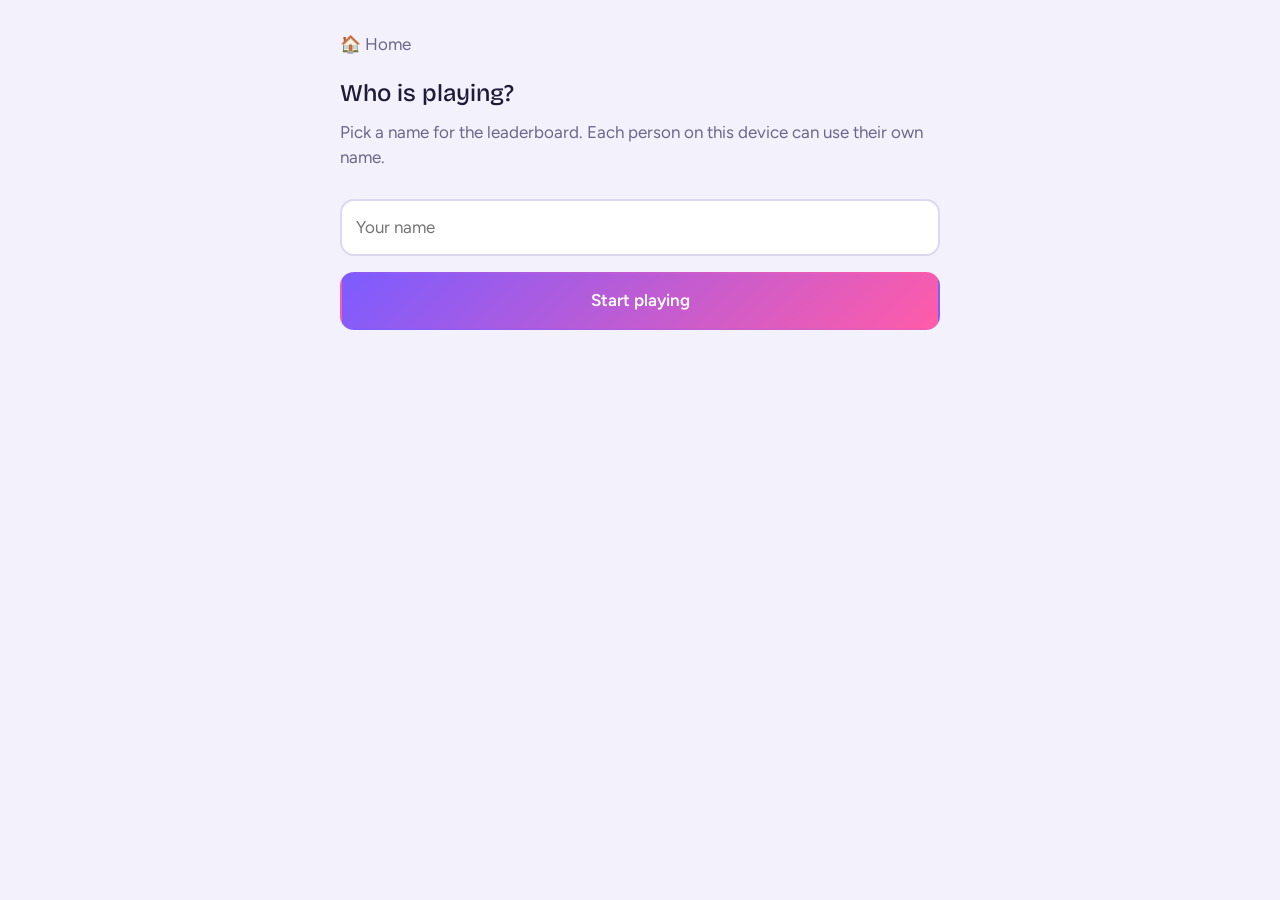
<file: public/assets/aistudio/Play_Room_53f956ae.html>
<!DOCTYPE html>
<html lang="en">
<head>
<meta charset="utf-8">
<meta name="viewport" content="width=device-width, initial-scale=1, viewport-fit=cover">
<title>Play Room</title>
<link rel="stylesheet" href="https://fonts.googleapis.com/css2?family=Bricolage+Grotesque:wght@500;800&family=Figtree:wght@400;600&display=swap">
<style>
:root{--bg:#f3f1fb;--card:#fff;--ink:#1e1b3a;--mute:#6b678a;--accent:#5b3df5;--ok:#17a36b;--bad:#e5484d;--line:#dcd8f0;box-sizing:border-box;padding-top:env(safe-area-inset-top,0px);padding-bottom:env(safe-area-inset-bottom,0px)}
@media (prefers-color-scheme:dark){:root:not([data-theme="light"]){--bg:#14122a;--card:#1f1c3d;--ink:#eeecff;--mute:#a09cc8;--accent:#8b78ff;--line:#34305e}}
*{box-sizing:border-box}
body{margin:0;background:var(--bg);color:var(--ink);font:400 17px/1.5 Figtree,system-ui,sans-serif;min-height:100vh}
main{max-width:640px;margin:0 auto;padding:32px 20px 64px}
h1,h2{font-family:'Bricolage Grotesque',Figtree,sans-serif;margin:0}
h1{font-size:clamp(2.4rem,9vw,3.6rem);font-weight:800;letter-spacing:-.03em;line-height:1}
h2{font-size:1.5rem;font-weight:500;line-height:1.25}
.sub{color:var(--mute);margin:12px 0 28px}
.grid{display:grid;gap:12px}
.games{grid-template-columns:repeat(auto-fit,minmax(170px,1fr))}
button{font:inherit;cursor:pointer;border:2px solid var(--line);background:var(--card);color:var(--ink);border-radius:14px;padding:14px 18px;text-align:left;transition:border-color .15s,transform .1s}
button:hover:not(:disabled){border-color:var(--accent)}
button:active:not(:disabled){transform:scale(.98)}
button:focus-visible{outline:3px solid var(--accent);outline-offset:2px}
.g{display:flex;flex-direction:column;gap:4px;font-weight:600;padding:18px}
.g span{font-size:2rem;line-height:1}
.g small{color:var(--mute);font-weight:400}
.primary{background:var(--accent);border-color:var(--accent);color:#fff;font-weight:600;text-align:center;margin-top:16px;width:100%}
.primary:hover:not(:disabled){border-color:var(--ink)}
.bar{height:8px;background:var(--line);border-radius:99px;overflow:hidden;margin:16px 0 28px}
.bar i{display:block;height:100%;background:var(--accent);transition:width .3s}
.meta{display:flex;justify-content:space-between;color:var(--mute);font-size:.95rem;margin:8px 0 16px}
.opt.right{border-color:var(--ok);background:color-mix(in srgb,var(--ok) 14%,var(--card))}
.opt.wrong{border-color:var(--bad);background:color-mix(in srgb,var(--bad) 14%,var(--card))}
.score{font-family:'Bricolage Grotesque',sans-serif;font-size:5rem;font-weight:800;letter-spacing:-.04em;line-height:1;margin:20px 0 4px}
.back{border:0;background:none;padding:0;color:var(--mute)}
.top{display:flex;justify-content:space-between;align-items:center;margin-bottom:20px}
.rs{padding:8px 14px;font-weight:600;border-radius:99px}
.hide{display:none}
.board{display:grid;gap:10px;max-width:360px;margin:0 auto}
.t3{grid-template-columns:repeat(3,1fr)}
.t4{grid-template-columns:repeat(4,1fr)}
.cell{aspect-ratio:1;display:flex;align-items:center;justify-content:center;font-size:2.4rem;font-weight:800;padding:0;text-align:center}
.cell.up{background:linear-gradient(135deg,#7c5cff,#ff5ca8);border-color:transparent;color:transparent}
.cell.done{border-color:var(--ok);background:color-mix(in srgb,var(--ok) 14%,var(--card))}
.rps{grid-template-columns:repeat(3,1fr)}
.rps button{text-align:center;font-size:2.6rem;padding:20px 0}
.msg{text-align:center;font-weight:600;min-height:1.6em;margin:16px 0}
canvas{display:block;margin:0 auto;border:2px solid var(--line);border-radius:14px;background:var(--card);max-width:100%;touch-action:none}
.dpad{display:grid;grid-template-columns:repeat(3,64px);gap:8px;justify-content:center;margin-top:16px}
.dpad button{text-align:center;padding:12px 0}
.tile{aspect-ratio:1;display:flex;align-items:center;justify-content:center;border-radius:12px;font-weight:800;font-size:1.5rem;background:var(--line)}
.keys{display:flex;flex-wrap:wrap;gap:6px;justify-content:center}
.keys button{width:40px;padding:8px 0;text-align:center;font-weight:600}
.keys button:disabled{opacity:.35}
.word{font-family:'Bricolage Grotesque',sans-serif;font-size:2rem;letter-spacing:.3em;text-align:center;margin:20px 0;word-break:break-all}
.inp{font:inherit;width:100%;padding:14px;border-radius:14px;border:2px solid var(--line);background:var(--card);color:var(--ink)}
.seg{display:flex;gap:8px;margin:16px 0}
.seg button{flex:1;text-align:center;padding:10px}
.seg button.on{border-color:var(--accent);background:color-mix(in srgb,var(--accent) 14%,var(--card))}
.t5{grid-template-columns:repeat(5,1fr);gap:6px}
.t6{grid-template-columns:repeat(6,1fr);gap:6px;max-width:420px}
.t9{grid-template-columns:repeat(9,1fr);gap:2px;max-width:420px}
.t9 .cell{font-size:1.2rem;font-weight:600;border-radius:6px;border-width:2px}
.cell.fx{background:var(--line)}
.cell.sel{border-color:var(--accent);background:color-mix(in srgb,var(--accent) 18%,var(--card))}
.cell.bad{color:var(--bad)}
.cell.p0{color:#3b82f6;background:rgba(59,130,246,.16)}
.cell.p1{color:#ec4899;background:rgba(236,72,153,.16)}
.clue{display:flex;align-items:center;justify-content:center;text-align:center;font-weight:600;color:var(--mute);font-size:.95rem;padding:2px 6px;line-height:1.2}
.cell.on{background:var(--accent);border-color:var(--accent)}
h1{background:linear-gradient(90deg,#7c5cff,#ff5ca8,#ffb020);-webkit-background-clip:text;background-clip:text;color:transparent}
.primary{background:linear-gradient(135deg,#7c5cff,#ff5ca8);border-color:transparent}
.rs{background:color-mix(in srgb,var(--accent) 12%,var(--card));border-color:var(--accent)}
.hole{background:color-mix(in srgb,#a0522d 25%,var(--card));border-color:#a0522d}
.px{color:#3b82f6;background:rgba(59,130,246,.16)}
.po{color:#ec4899;background:rgba(236,72,153,.16)}
.cell.on{background:linear-gradient(135deg,#7c5cff,#ff5ca8);border-color:transparent}
.cl{position:absolute;top:2px;left:4px;font-size:.7rem;font-weight:700;color:var(--ink)}
.top{flex-wrap:wrap;gap:8px}
.tb{display:flex;gap:8px;flex-wrap:wrap}
.seg.wrap{flex-wrap:wrap}
.seg.wrap button{flex:1 1 140px}
.tbl{width:100%;border-collapse:collapse;font-size:.95rem}
.tbl td,.tbl th{padding:8px 6px;border-bottom:1px solid var(--line);text-align:left}
.tbl th{color:var(--mute);font-weight:600}
.keys button.on{border-color:var(--accent);background:color-mix(in srgb,var(--accent) 14%,var(--card))}
.pz{position:fixed;inset:0;z-index:50;display:flex;align-items:center;justify-content:center;text-align:center;background:color-mix(in srgb,var(--bg) 94%,transparent);backdrop-filter:blur(10px)}
.pz.hide{display:none}
</style>
</head>
<body>
<main id="app"></main>
<div id="pz" class="pz hide"><div><h2 style="font-size:2.4rem">Paused</h2><p class="sub">Your timer is stopped.</p><button class="primary" id="rz" style="min-width:200px">▶ Resume</button></div></div>
<script>
const app=document.getElementById('app');
let stop=()=>{};
const $=s=>app.querySelector(s);
const esc=s=>String(s).replace(/[&<>"']/g,c=>({'&':'&amp;','<':'&lt;','>':'&gt;','"':'&quot;',"'":'&#39;'}[c]));
const GAMES=[
 ['Memory match','🃏','Find all the pairs',memory],
 ['Tic-tac-toe','⭕','Computer or a friend',ttt],
 ['SOS','🆘','Make S-O-S lines',sos],
 ['Sudoku','🔢','Fill the 9x9 grid',sudoku],
 ['The Witness','👁️','Draw the line, follow the rules',witness],
 ['Murder by Numbers','🕵️','Solve the grid, catch the culprit',mbn],
 ['2048','🧮','Slide and merge tiles',g2048],
 ['Hangman','🔤','Guess the word with a clue',hangman],
 ['Whack-a-mole','🐹','20 seconds, go',whack]
];
let paused=false,secs=0,clk=null,cur='home',db=null,usr=null,uid=null,isAdmin=false,me={name:'',players:[]},rows=[];
const fmt=s=>Math.floor(s/60)+':'+String(s%60).padStart(2,'0');
const META={'Memory match':{m:'low',u:'moves'},'Tic-tac-toe':{m:'sum',u:'pts'},'SOS':{m:'high',u:'pts'},'Sudoku':{m:'low',t:1},'Murder by Numbers':{m:'low',t:1},'The Witness':{m:'low',t:1},'2048':{m:'high',u:'pts'},'Hangman':{m:'sum',u:'wins'},'Whack-a-mole':{m:'high',u:'hits'}};
const showv=(g,v)=>{const m=META[g]||{};return m.t?fmt(v):v+' '+(m.u||'')};
const when=t=>new Date(t).toLocaleString([],{dateStyle:'short',timeStyle:'short'});
function setPause(v){paused=v;document.getElementById('pz').classList.toggle('hide',!v);const b=document.getElementById('pb');if(b)b.textContent=v?'▶ Resume':'⏸ Pause'}
async function initData(){
 try{
  const c=window.claude;
  if(c&&c.use){
   db=await c.use('db');usr=await c.use('user');
   if(db&&usr){
    uid=await usr.id();isAdmin=!!(await usr.isOwner());
    if(uid){
     const p=await db.doc('data/users/'+uid+'/profile').get();if(p.exists){const d=p.data();me={name:d.name||'',players:d.players||[]}}
     const r=await db.doc('data/users/'+uid+'/results').get();if(r.exists)rows=r.data().rows||[];
    }
   }
  }
 }catch(e){console.error(e)}
 if(cur==='home'){me.name?home():askName()}
}
async function saveProfile(){if(!db||!uid)return;try{await db.doc('data/users/'+uid+'/profile').set({name:me.name,players:me.players})}catch(e){console.error(e)}}
async function finish(game,v){
 clearInterval(clk);
 const name=me.name||'Guest',m=(META[game]||{}).m;
 rows.unshift({n:name,g:game,v:v,t:Date.now()});rows=rows.slice(0,300);
 if(!db||!uid)return;
 try{
  await db.doc('data/users/'+uid+'/results').set({rows});
  await db.doc('results/'+uid).set({rows});
  const bd=await db.doc('board/'+uid).get(),pl=bd.exists?(bd.data().players||{}):{};
  const P=pl[name]=pl[name]||{},old=P[game];
  P[game]=m==='sum'?(old||0)+v:old===undefined?v:m==='low'?Math.min(old,v):Math.max(old,v);
  await db.doc('board/'+uid).set({players:pl});
 }catch(e){console.error(e)}
}
function page(title,body){stop();stop=()=>{};clearInterval(clk);setPause(false);cur='page';
 app.innerHTML=`<div class="top"><button class="back" id="bk">🏠 Home</button></div><h2>${title}</h2>${body}`;$('#bk').onclick=home}
function askName(){
 page('Who is playing?',`<p class="sub">Pick a name for the leaderboard. Each person on this device can use their own name.</p><input class="inp" id="nm" maxlength="20" placeholder="Your name"><button class="primary" id="ok">Start playing</button><div class="keys" id="old" style="margin-top:16px"></div>`);
 const inp=$('#nm');inp.value=me.name||'';
 $('#old').innerHTML=me.players.map((p,i)=>`<button data-i="${i}" style="width:auto;padding:8px 14px">${esc(p)}</button>`).join('');
 app.querySelectorAll('#old button').forEach(b=>b.onclick=()=>setName(me.players[+b.dataset.i]));
 const go=()=>setName(inp.value);$('#ok').onclick=go;inp.onkeydown=e=>{if(e.key==='Enter')go()};
}
function setName(n){n=String(n||'').trim().slice(0,20);if(!n)return;me.name=n;me.players=[n,...me.players.filter(p=>p!==n)].slice(0,8);saveProfile();home()}
async function leaderboard(g){
 g=g||GAMES[0][0];
 page('🏆 Leaderboard',`<div class="keys" id="gt" style="margin-bottom:16px"></div><div id="lb">Loading...</div>`);
 $('#gt').innerHTML=GAMES.map(x=>`<button data-g="${esc(x[0])}" class="${x[0]===g?'on':''}" style="width:auto;padding:8px 12px">${x[1]} ${esc(x[0])}</button>`).join('');
 app.querySelectorAll('#gt button').forEach(b=>b.onclick=()=>leaderboard(b.dataset.g));
 const out=$('#lb');
 if(!db){out.textContent='Scores are saved when you open this page signed in with play access.';return}
 try{
  const snap=await db.collection('board').get(),en=[];
  snap.docs.forEach(d=>{const pl=(d.data()||{}).players||{};for(const n in pl)if(typeof pl[n][g]==='number')en.push({n,v:pl[n][g]})});
  const low=META[g].m==='low';en.sort((a,b)=>low?a.v-b.v:b.v-a.v);
  out.innerHTML=en.length?`<table class="tbl"><tr><th>#</th><th>Player</th><th>${META[g].m==='sum'?'Total':'Best'}</th></tr>`+en.slice(0,10).map((e,i)=>`<tr><td>${['🥇','🥈','🥉'][i]||i+1}</td><td>${esc(e.n)}</td><td>${esc(showv(g,e.v))}</td></tr>`).join('')+'</table>':'No scores yet. Be the first!';
 }catch(e){out.textContent='Could not load the leaderboard.'}
}
function myResults(){
 const mine=rows.filter(r=>r.n===me.name).slice(0,50);
 page('📋 My results',`<p class="sub">Only you can see these. Player: <b>${esc(me.name||'Guest')}</b></p>`+(mine.length?`<div style="overflow-x:auto"><table class="tbl"><tr><th>Game</th><th>Result</th><th>When</th></tr>`+mine.map(r=>`<tr><td>${esc(r.g)}</td><td>${esc(showv(r.g,r.v))}</td><td>${esc(when(r.t))}</td></tr>`).join('')+'</table></div>':'<p>No results yet. Play a game!</p>'));
}
async function admin(){
 page('🔒 Admin','<div id="ad"></div>');const out=$('#ad');
 if(!isAdmin||!db){out.innerHTML='<p>🔒 This area is locked. Only the admin (the owner of this page) can see the results of all players.</p>';return}
 out.textContent='Loading...';
 try{
  const snap=await db.collection('results').get(),all=[];
  snap.docs.forEach(d=>((d.data()||{}).rows||[]).forEach(r=>all.push(r)));
  all.sort((a,b)=>b.t-a.t);
  out.innerHTML=`<p class="sub">${all.length} results from all players.</p>`+(all.length?`<div style="overflow-x:auto"><table class="tbl"><tr><th>Player</th><th>Game</th><th>Result</th><th>When</th></tr>`+all.slice(0,200).map(r=>`<tr><td>${esc(r.n)}</td><td>${esc(r.g)}</td><td>${esc(showv(r.g,r.v))}</td><td>${esc(when(r.t))}</td></tr>`).join('')+'</table></div>':'')+`<button class="primary" id="clr">Clear all results</button>`;
  let armed=false;$('#clr').onclick=async()=>{if(!armed){armed=true;$('#clr').textContent='Tap again to confirm';return}
   try{const bs=await db.collection('board').get();await Promise.all([...snap.docs.map(d=>db.doc('results/'+d.id).delete()),...bs.docs.map(d=>db.doc('board/'+d.id).delete())])}catch(e){console.error(e)}admin()};
 }catch(e){out.textContent='Could not load results.'}
}
function home(){
 stop();stop=()=>{};clearInterval(clk);setPause(false);cur='home';
 app.innerHTML=`<h1>Play Room</h1><p class="sub">Playing as <b>${esc(me.name||'Guest')}</b></p><div class="seg wrap"><button id="hn">👤 Name</button><button id="hl">🏆 Leaderboard</button><button id="hr">📋 My results</button><button id="ha">${isAdmin?'🔓':'🔒'} Admin</button></div><div class="grid games">`+
 GAMES.map((g,n)=>`<button class="g" data-n="${n}" style="border-color:hsl(${n*47+250} 70% 60%);background:hsl(${n*47+250} 80% 60% / .13)"><span>${g[1]}</span>${g[0]}<small>${g[2]}</small></button>`).join('')+`</div>`;
 app.querySelectorAll('.g').forEach(b=>b.onclick=()=>GAMES[b.dataset.n][3]());
 $('#hn').onclick=askName;$('#hl').onclick=()=>leaderboard();$('#hr').onclick=myResults;$('#ha').onclick=admin;
}
function shell(title,body,restart){
 stop();stop=()=>{};clearInterval(clk);secs=0;setPause(false);cur='game';
 app.innerHTML=`<div class="top"><button class="back" id="bk">🏠 Home</button><span class="tb"><button class="rs" id="pb">⏸ Pause</button>${restart?'<button class="rs" id="rs">↻ Restart</button><button class="rs" id="nx">Next ▶</button>':''}</span></div><h2>${title} <small id="clk" style="color:var(--mute);font-weight:400;font-size:.9rem">⏱ 0:00</small></h2>${body}`;
 $('#bk').onclick=home;$('#pb').onclick=()=>setPause(!paused);
 if(restart){$('#rs').onclick=restart;$('#nx').onclick=restart}
 clk=setInterval(()=>{if(!paused){secs++;const e=$('#clk');if(e)e.textContent='⏱ '+fmt(secs)}},1000);
}

/* MEMORY */
function memory(){
 const em=['🍎','🚀','🎸','🐙','🌵','🍕','⚽','🎲'];
 let deck=[...em,...em].sort(()=>Math.random()-.5),open=[],moves=0,found=0,busy=false;
 shell('Memory match',`<div class="meta"><span id="mv">Moves 0</span><span id="fd">Pairs 0 of 8</span></div><div class="board t4" id="bd"></div><div class="msg" id="ms"></div>`,memory);
 $('#bd').innerHTML=deck.map((e,n)=>`<button class="cell up" data-n="${n}" aria-label="Card ${n+1}">${e}</button>`).join('');
 app.querySelectorAll('.cell').forEach(b=>b.onclick=()=>{
  const n=+b.dataset.n;if(busy||b.classList.contains('done')||open.includes(n))return;
  b.classList.remove('up');open.push(n);
  if(open.length===2){
   moves++;$('#mv').textContent='Moves '+moves;busy=true;
   const [a,c]=open,A=app.querySelectorAll('.cell');
   if(deck[a]===deck[c]){A[a].classList.add('done');A[c].classList.add('done');found++;$('#fd').textContent=`Pairs ${found} of 8`;open=[];busy=false;
    if(found===8){finish('Memory match',moves);$('#ms').innerHTML=`You won in ${moves} moves. <button class="primary" id="ag">Play again</button>`;$('#ag').onclick=memory}}
   else{const t=setTimeout(()=>{A[a].classList.add('up');A[c].classList.add('up');open=[];busy=false},800);stop=()=>clearTimeout(t)}
  }
 });
}

/* TIC-TAC-TOE */
const seg=m=>`<div class='seg'><button id='m1' class='${m==='cpu'?'on':''}'>vs Computer</button><button id='m2' class='${m==='cpu'?'':'on'}'>2 players</button></div>`;
const segBind=f=>{$('#m1').onclick=()=>f('cpu');$('#m2').onclick=()=>f('two')};
function ttt(mode='cpu'){
 const L=[[0,1,2],[3,4,5],[6,7,8],[0,3,6],[1,4,7],[2,5,8],[0,4,8],[2,4,6]];
 const win=b=>{for(const [x,y,z] of L)if(b[x]&&b[x]===b[y]&&b[x]===b[z])return b[x];return b.includes(null)?null:'D'};
 const mm=(b,p)=>{const w=win(b);if(w)return w==='O'?1:w==='X'?-1:0;
  let best=p==='O'?-2:2;
  for(let i=0;i<9;i++)if(!b[i]){b[i]=p;const s=mm(b,p==='O'?'X':'O');b[i]=null;best=p==='O'?Math.max(best,s):Math.min(best,s)}
  return best};
 const cpu=b=>{let m=-3;const opts=[];
  for(let i=0;i<9;i++)if(!b[i]){b[i]='O';const s=mm(b,'X');b[i]=null;if(s>m){m=s;opts.length=0}if(s===m)opts.push(i)}
  return opts[Math.floor(Math.random()*opts.length)]};
 let b=Array(9).fill(null),over=false,turn='X',ty={X:0,O:0,D:0};
 shell('Tic-tac-toe',`${seg(mode)}<div class='meta'><span id='st'></span><span id='tl'></span></div><div class='board t3' id='bd'></div><div class='msg' id='ms'></div><button class='primary' id='nw'>New round</button>`,()=>ttt(mode));
 segBind(ttt);
 const draw=()=>{
  $('#bd').innerHTML=b.map((v,n)=>`<button class='cell ${v==='X'?'px':v==='O'?'po':''}' data-n='${n}' ${v||over?'disabled':''}>${v||''}</button>`).join('');
  $('#st').textContent=over?'':mode==='cpu'?'You are X':turn+' to play';
  $('#tl').textContent=mode==='cpu'?`You ${ty.X} · Draw ${ty.D} · Computer ${ty.O}`:`X ${ty.X} · Draw ${ty.D} · O ${ty.O}`;
  app.querySelectorAll('.cell').forEach(c=>c.onclick=()=>{b[+c.dataset.n]=turn;step()});
 };
 const check=()=>{const w=win(b);if(!w)return false;over=true;ty[w]++;if(mode==='cpu')finish('Tic-tac-toe',w==='X'?3:w==='D'?1:0);
  $('#ms').textContent=w==='D'?'It is a draw.':mode==='cpu'?(w==='X'?'You win!':'Computer wins.'):w+' wins!';return true};
 const step=()=>{if(!check()){if(mode==='cpu'){b[cpu(b)]='O';check()}else turn=turn==='X'?'O':'X'}draw()};
 $('#nw').onclick=()=>{b=Array(9).fill(null);over=false;turn='X';$('#ms').textContent='';draw()};
 draw();
}

/* 2048 */
function g2048(){
 let g=Array(16).fill(0),score=0,over=false,rec=false;const rd=()=>{if(!rec&&score>0){rec=true;finish('2048',score)}};
 const add=()=>{const e=g.map((v,i)=>v?-1:i).filter(i=>i>=0);if(e.length)g[e[Math.floor(Math.random()*e.length)]]=Math.random()<.9?2:4};
 add();add();
 const slide=l=>{const a=l.filter(Boolean);for(let i=0;i<a.length-1;i++)if(a[i]===a[i+1]){a[i]*=2;score+=a[i];a.splice(i+1,1)}while(a.length<4)a.push(0);return a};
 const line=(d,k)=>[0,1,2,3].map(j=>d==='L'?k*4+j:d==='R'?k*4+3-j:d==='U'?j*4+k:(3-j)*4+k);
 const can=()=>g.includes(0)||g.some((v,i)=>(i%4<3&&v===g[i+1])||(i<12&&v===g[i+4]));
 const draw=()=>{
  $('#sc').textContent='Score '+score;
  $('#bd').innerHTML=g.map(v=>{const l=v?Math.log2(v):0;return `<div class='tile' style='${v?`background:hsl(${(l*37+190)%360} 75% 52%);color:#fff`:''}'>${v||''}</div>`}).join('');
  $('#ms').textContent=over?'Game over. Press Restart to try again.':'';
 };
 const move=d=>{if(over)return;let ch=false;
  for(let k=0;k<4;k++){const ix=line(d,k),n=slide(ix.map(i=>g[i]));ix.forEach((p,j)=>{if(g[p]!==n[j])ch=true;g[p]=n[j]})}
  if(ch){add();if(!can()){over=true;rd()}}draw()};
 shell('2048',`<div class='meta'><span id='sc'></span><span>Swipe or use arrows</span></div><div class='board t4' id='bd' style='touch-action:none'></div><div class='msg' id='ms'></div>
 <div class='dpad'><span></span><button data-d='U' aria-label='Up'>▲</button><span></span><button data-d='L' aria-label='Left'>◀</button><button data-d='D' aria-label='Down'>▼</button><button data-d='R' aria-label='Right'>▶</button></div>`,g2048);
 const kd=e=>{if(paused)return;const m={ArrowUp:'U',ArrowDown:'D',ArrowLeft:'L',ArrowRight:'R'}[e.key];if(m){e.preventDefault();move(m)}};
 document.addEventListener('keydown',kd);stop=()=>{document.removeEventListener('keydown',kd);rd()};
 app.querySelectorAll('.dpad button').forEach(b=>b.onclick=()=>move(b.dataset.d));
 let sx,sy;const bd=$('#bd');
 bd.addEventListener('touchstart',e=>{sx=e.touches[0].clientX;sy=e.touches[0].clientY},{passive:true});
 bd.addEventListener('touchend',e=>{const dx=e.changedTouches[0].clientX-sx,dy=e.changedTouches[0].clientY-sy;if(Math.max(Math.abs(dx),Math.abs(dy))<24)return;move(Math.abs(dx)>Math.abs(dy)?(dx>0?'R':'L'):(dy>0?'D':'U'))});
 draw();
}

/* HANGMAN */
function hangman(){
 const W=[['planet','Earth is one of these'],['jungle','Dense tropical forest full of animals'],['rocket','Travels to space'],['pizza','Round Italian food with cheese'],['guitar','Musical instrument with six strings'],['garden','Place where flowers and vegetables grow'],['bridge','Helps you cross a river'],['castle','Home of kings and queens'],['dragon','Fire-breathing creature in stories'],['puzzle','Pieces you fit together'],['island','Land surrounded by water'],['camera','Takes photos']];
 const [w,clue]=W[Math.floor(Math.random()*W.length)];let used=[],lives=6;
 shell('Hangman',`<div class='meta'><span id='lv'></span><span>${w.length} letters</span></div><p class='sub' style='margin:0 0 8px'>Clue: ${clue}</p><div class='word' id='wd'></div><div class='keys' id='ky'></div><div class='msg' id='ms'></div>`,hangman);
 $('#ky').innerHTML='abcdefghijklmnopqrstuvwxyz'.split('').map((l,i)=>`<button data-l='${l}' style='border-color:hsl(${i*14} 70% 60%);background:hsl(${i*14} 80% 60% / .15)'>${l}</button>`).join('');
 const draw=()=>{
  $('#lv').textContent='❤️'.repeat(lives)+'🖤'.repeat(6-lives);
  $('#wd').textContent=w.split('').map(c=>used.includes(c)||lives===0?c:'_').join(' ');
  const won=w.split('').every(c=>used.includes(c));
  if(won||lives===0){finish('Hangman',won?1:0);app.querySelectorAll('.keys button').forEach(b=>b.disabled=true);$('#ms').textContent=won?'You got it!':'Out of lives. The word is shown above.'}
 };
 app.querySelectorAll('.keys button').forEach(b=>b.onclick=()=>{const l=b.dataset.l;b.disabled=true;used.push(l);if(!w.includes(l))lives--;draw()});
 draw();
}

/* WHACK-A-MOLE */
function whack(){
 let sc=0,t=20,mole=-1;
 shell('Whack-a-mole',`<div class='meta'><span id='sc'>Score 0</span><span id='tm'>Time 20</span></div><div class='board t3' id='bd'></div><div class='msg' id='ms'>Tap the mole.</div>`,whack);
 $('#bd').innerHTML=Array(9).fill(0).map((_,i)=>`<button class='cell hole' data-n='${i}' aria-label='Hole ${i+1}'></button>`).join('');
 const C=app.querySelectorAll('.cell');
 const draw=()=>C.forEach((c,i)=>c.textContent=i===mole?'🐹':'');
 C.forEach(c=>c.onclick=()=>{if(+c.dataset.n===mole){sc++;mole=-1;$('#sc').textContent='Score '+sc;draw()}});
 const a=setInterval(()=>{if(paused)return;mole=Math.floor(Math.random()*9);draw()},750);
 const b=setInterval(()=>{if(paused)return;t--;$('#tm').textContent='Time '+t;
  if(t<=0){clearInterval(a);clearInterval(b);mole=-1;draw();C.forEach(c=>c.disabled=true);finish('Whack-a-mole',sc);$('#ms').textContent=`Time is up. Final score: ${sc}.`}},1000);
 stop=()=>{clearInterval(a);clearInterval(b)};
}
/* SOS */
let sosN=8;
function sos(mode='cpu'){
 const N=sosN,nm=mode==='cpu'?['You','Computer']:['Player 1','Player 2'];
 let b=Array(N*N).fill(''),own=[],turn=0,sc=[0,0],ch='S',over=false,t;
 const get=(r,c)=>r<0||c<0||r>=N||c>=N?'':b[r*N+c];
 const D=[[0,1],[1,0],[1,1],[1,-1]];
 const count=(i,x)=>{const r=Math.floor(i/N),c=i%N;let n=0;
  for(const [a,d] of D){
   if(x==='O'){if(get(r-a,c-d)==='S'&&get(r+a,c+d)==='S')n++}
   else{if(get(r+a,c+d)==='O'&&get(r+2*a,c+2*d)==='S')n++;if(get(r-a,c-d)==='O'&&get(r-2*a,c-2*d)==='S')n++}
  }return n};
 const moves=()=>{const m=[];b.forEach((v,i)=>{if(!v)['S','O'].forEach(x=>m.push([i,x]))});return m};
 const best=()=>{const m=moves(),k=m.map(([i,x])=>count(i,x)),top=Math.max(...k);
  if(top>0){const p=m.filter((_,j)=>k[j]===top);return p[Math.floor(Math.random()*p.length)]}
  const safe=m.filter(([i,x])=>{b[i]=x;const ok=moves().every(([j,y])=>count(j,y)===0);b[i]='';return ok});
  const p=safe.length?safe:m;return p[Math.floor(Math.random()*p.length)]};
 shell('SOS',`${seg(mode)}<div class='seg'>${[5,8,10].map(z=>`<button id='z${z}' class='${N===z?'on':''}'>${z}x${z}</button>`).join('')}</div><div class='seg'><button id='ls'>Place S</button><button id='lo'>Place O</button></div><div class='meta'><span id='st'></span><span id='tl'></span></div><div class='board' id='bd' style='grid-template-columns:repeat(${N},1fr);gap:4px;max-width:${N>6?480:360}px'></div><div class='msg'>Make S-O-S in any direction to score and play again.</div>`,()=>sos(mode));
 segBind(sos);stop=()=>clearTimeout(t);
 [5,8,10].forEach(z=>$('#z'+z).onclick=()=>{sosN=z;sos(mode)});
 const pick=x=>{ch=x;$('#ls').classList.toggle('on',x==='S');$('#lo').classList.toggle('on',x==='O')};
 $('#ls').onclick=()=>pick('S');$('#lo').onclick=()=>pick('O');pick('S');
 const draw=()=>{
  const cpuT=mode==='cpu'&&turn===1&&!over;
  $('#bd').innerHTML=b.map((v,i)=>`<button class='cell ${v?'p'+own[i]:''}' data-n='${i}' ${v||over||cpuT?'disabled':''} style='font-size:${N>8?1.1:N>5?1.4:1.9}rem'>${v}</button>`).join('');
  $('#tl').textContent=`${nm[0]} ${sc[0]} · ${nm[1]} ${sc[1]}`;
  $('#st').textContent=over?(sc[0]===sc[1]?'Draw':nm[sc[0]>sc[1]?0:1]+' won'):nm[turn]+' to play';
  app.querySelectorAll('.cell').forEach(c=>c.onclick=()=>place(+c.dataset.n,ch));
 };
 const place=(i,x)=>{b[i]=x;own[i]=turn;const n=count(i,x);if(n)sc[turn]+=n;else turn=1-turn;over=!b.includes('');if(over&&mode==='cpu')finish('SOS',sc[0]);draw();
  if(!over&&mode==='cpu'&&turn===1){const go=()=>{if(paused){t=setTimeout(go,300);return}const [j,y]=best();place(j,y)};t=setTimeout(go,550)}};
 draw();
}

/* SUDOKU */
function sudoku(){
 const sh=a=>a.sort(()=>Math.random()-.5);
 const grp=()=>[].concat(...sh([0,1,2]).map(g=>sh([0,1,2]).map(x=>g*3+x)));
 const R=grp(),C=grp(),nums=sh([1,2,3,4,5,6,7,8,9]),g=[];
 for(let r=0;r<9;r++)for(let c=0;c<9;c++)g.push(nums[(3*(R[r]%3)+Math.floor(R[r]/3)+C[c])%9]);
 sh([...g.keys()]).slice(0,42).forEach(i=>g[i]=0);
 const fx=g.map(v=>v>0);let sel=-1,fin=false;
 const bad=i=>{const v=g[i];if(!v)return false;const r=Math.floor(i/9),c=i%9;
  return g.some((w,j)=>j!==i&&w===v&&(Math.floor(j/9)===r||j%9===c||(Math.floor(j/27)===Math.floor(i/27)&&Math.floor((j%9)/3)===Math.floor(c/3))))};
 shell('Sudoku',`<div class='meta'><span>Use 1 to 9 once in every row, column and 3x3 box</span></div><div class='board t9' id='bd'></div><div class='keys' id='ky' style='margin-top:14px'></div><div class='msg' id='ms'></div>`,sudoku);
 $('#ky').innerHTML=[1,2,3,4,5,6,7,8,9,0].map(n=>`<button data-v='${n}'>${n||'⌫'}</button>`).join('');
 const draw=()=>{
  $('#bd').innerHTML=g.map((v,i)=>{const r=Math.floor(i/9),c=i%9;
   return `<button class='cell ${fx[i]?'fx':''} ${i===sel?'sel':''} ${bad(i)?'bad':''}' data-n='${i}' style='${v?`background:hsl(${v*40} 70% 55% / .2);`:''}${c%3===2&&c<8?'border-right-color:var(--ink);':''}${r%3===2&&r<8?'border-bottom-color:var(--ink);':''}'>${v||''}</button>`}).join('');
  app.querySelectorAll('#bd .cell').forEach(b=>b.onclick=()=>{sel=+b.dataset.n;draw()});
  const w=!g.includes(0)&&!g.some((_,i)=>bad(i));if(w&&!fin){fin=true;finish('Sudoku',secs)}$('#ms').textContent=w?'Solved! Well done.':'Red numbers break a rule.';
 };
 const setv=v=>{if(sel>=0&&!fx[sel]){g[sel]=v;draw()}};
 app.querySelectorAll('#ky button').forEach(b=>b.onclick=()=>setv(+b.dataset.v));
 const kd=e=>{if(paused)return;if(/^[1-9]$/.test(e.key))setv(+e.key);else if(['Backspace','Delete','0'].includes(e.key))setv(0)};
 document.addEventListener('keydown',kd);stop=()=>document.removeEventListener('keydown',kd);
 draw();
}

/* THE WITNESS */
function witness(){
 const N=4,S=60,O=30,W=N+1,V=O*2+N*S,rn=n=>Math.floor(Math.random()*n),sh=a=>a.sort(()=>Math.random()-.5);
 const id=(x,y)=>y*W+x,X=i=>i%W,Y=i=>Math.floor(i/W),px=i=>O+X(i)*S,py=i=>O+Y(i)*S;
 const start=id(0,N),exit=id(N,0),COL=['#ff4fa3','#2fc4ff','#ffc21a'];
 const nbr=i=>{const x=X(i),y=Y(i),o=[];if(x>0)o.push(i-1);if(x<N)o.push(i+1);if(y>0)o.push(i-W);if(y<N)o.push(i+W);return o};
 const ek=(a,b)=>a<b?a+'-'+b:b+'-'+a;
 const eset=p=>new Set(p.slice(1).map((v,i)=>ek(p[i],v)));
 const regions=E=>{const reg=Array(N*N).fill(-1);let n=0;
  for(let s0=0;s0<N*N;s0++){if(reg[s0]>=0)continue;const st=[s0];reg[s0]=n;
   while(st.length){const k=st.pop(),r=Math.floor(k/N),c=k%N;
    if(r>0&&reg[k-N]<0&&!E.has(ek(id(c,r),id(c+1,r)))){reg[k-N]=n;st.push(k-N)}
    if(r<N-1&&reg[k+N]<0&&!E.has(ek(id(c,r+1),id(c+1,r+1)))){reg[k+N]=n;st.push(k+N)}
    if(c>0&&reg[k-1]<0&&!E.has(ek(id(c,r),id(c,r+1)))){reg[k-1]=n;st.push(k-1)}
    if(c<N-1&&reg[k+1]<0&&!E.has(ek(id(c+1,r),id(c+1,r+1)))){reg[k+1]=n;st.push(k+1)}}
   n++}
  return reg};
 let sol=null,minLen=14,tries=0;
 while(!sol){let cnt=0;const seen=new Set([start]),p=[start];
  const dfs=()=>{const l=p[p.length-1];if(l===exit)return p.length-1>=minLen;if(++cnt>5000)return false;
   for(const n of sh(nbr(l))){if(seen.has(n))continue;seen.add(n);p.push(n);if(dfs())return true;p.pop();seen.delete(n)}return false};
  if(dfs())sol=p.slice();
  if(++tries%5===0)minLen=Math.max(8,minLen-2)}
 const dots=new Set(sh(sol.slice(1,-1)).slice(0,3));
 const reg0=regions(eset(sol)),sq={};
 for(let k=0;k<=Math.max(...reg0);k++){sh(reg0.map((r,c)=>r===k?c:-1).filter(c=>c>=0)).slice(0,2).forEach(c=>sq[c]=k%3)}
 let path=[start],down=false,fin=false;
 const hex=i=>[0,1,2,3,4,5].map(k=>`${px(i)+10*Math.cos(k*Math.PI/3)},${py(i)+10*Math.sin(k*Math.PI/3)}`).join(' ');
 let g=`<rect width='${V}' height='${V}' rx='18' fill='#243049'/>`;
 for(let i=0;i<=N;i++)g+=`<line x1='${O}' y1='${O+i*S}' x2='${O+N*S}' y2='${O+i*S}'/><line x1='${O+i*S}' y1='${O}' x2='${O+i*S}' y2='${O+N*S}'/>`;
 g=`<g stroke='#5f77a8' stroke-width='8' stroke-linecap='round'>${g.slice(g.indexOf('<line'))}<line x1='${px(exit)}' y1='${py(exit)}' x2='${px(exit)}' y2='6'/></g>`;
 g=`<rect width='${V}' height='${V}' rx='18' fill='#243049'/>`+g+`<circle cx='${px(start)}' cy='${py(start)}' r='16' fill='#5f77a8'/>`;
 for(const c in sq){const r=Math.floor(c/N),k=c%N;g+=`<rect x='${O+k*S+S/2-12}' y='${O+r*S+S/2-12}' width='24' height='24' rx='6' fill='${COL[sq[c]]}'/>`}
 g+=`<polyline id='ln' fill='none' stroke='#ffe27a' stroke-width='10' stroke-linecap='round' stroke-linejoin='round'/><circle id='hd' r='9' fill='#ffe27a'/>`;
 dots.forEach(i=>g+=`<polygon id='d${i}' points='${hex(i)}' fill='#0a0d16' stroke='#0a0d16' stroke-width='2'/>`);
 shell('The Witness',`<div class='meta'><span>Draw a line from the circle to the exit</span></div><svg id='sv' viewBox='0 0 ${V} ${V}' style='width:100%;max-width:380px;display:block;margin:0 auto;touch-action:none;border-radius:18px'>${g}</svg><div class='msg' id='ms'>Cross every hexagon. Keep different coloured squares apart.</div><button class='primary' id='cl'>Clear line</button>`,witness);
 const svg=$('#sv');
 const redraw=()=>{const c=fin?'#7cf5a6':'#ffe27a';$('#ln').setAttribute('points',path.map(i=>px(i)+','+py(i)).join(' '));$('#ln').setAttribute('stroke',c);
  const h=path[path.length-1];$('#hd').setAttribute('cx',px(h));$('#hd').setAttribute('cy',py(h));$('#hd').setAttribute('fill',c);
  dots.forEach(i=>$('#d'+i).setAttribute('fill',path.includes(i)?'#fff':'#0a0d16'))};
 const ok=()=>{if(path[path.length-1]!==exit)return false;
  for(const d of dots)if(!path.includes(d))return false;
  const reg=regions(eset(path)),sc={};
  for(const c in sq){const r=reg[c];if(sc[r]===undefined)sc[r]=sq[c];else if(sc[r]!==sq[c])return false}
  return true};
 const near=e=>{const r=svg.getBoundingClientRect(),k=V/r.width,x=(e.clientX-r.left)*k,y=(e.clientY-r.top)*k;let b=-1,bd=1e9;
  for(let i=0;i<W*W;i++){const d=Math.hypot(px(i)-x,py(i)-y);if(d<bd){bd=d;b=i}}return bd<S*.45?b:-1};
 const step=i=>{if(i<0||fin||paused)return;const l=path[path.length-1];if(i===l)return;
  if(path.length>1&&i===path[path.length-2]){path.pop();redraw();return}
  if(nbr(l).includes(i)&&!path.includes(i)){path.push(i);redraw()}};
 svg.onpointerdown=e=>{if(paused||fin)return;try{svg.setPointerCapture(e.pointerId)}catch(x){}const n=near(e);if(n===start)path=[start];down=true;step(n);redraw()};
 svg.onpointermove=e=>{if(down)step(near(e))};
 svg.onpointerup=svg.onpointercancel=()=>{if(!down)return;down=false;
  if(ok()){fin=true;redraw();finish('The Witness',secs);$('#ms').textContent='Solved! The panel lights up.'}
  else if(path[path.length-1]===exit)$('#ms').textContent='Not quite. Check the hexagons and the coloured squares.'};
 $('#cl').onclick=()=>{if(fin)return;path=[start];redraw();$('#ms').textContent='Line cleared.'};
 redraw();
}

/* MURDER BY NUMBERS */
function mbn(){
 const N=6,rn=n=>Math.floor(Math.random()*n);
 const sol=Array.from({length:N*N},()=>Math.random()<.55?1:0);
 const clue=line=>{const o=[];let k=0;line.forEach(v=>{if(v)k++;else if(k){o.push(k);k=0}});if(k)o.push(k);return o.length?o:[0]};
 const row=(a,r)=>a.slice(r*N,r*N+N),col=(a,c)=>Array.from({length:N},(_,r)=>a[r*N+c]);
 const RC=[...Array(N).keys()].map(r=>clue(row(sol,r))),CC=[...Array(N).keys()].map(c=>clue(col(sol,c)));
 const cases=[['a muddy boot print','Mr. Black'],['a torn silk glove','Lady Rose'],['a broken pocket watch','Dr. Green'],['a candle stub with fingerprints','Miss Scarlet'],['a half-burnt letter','Colonel Mustard']];
 let st=Array(N*N).fill(0),mode='f',done=false;
 shell('Murder by Numbers',`<div class='seg'><button id='mf' class='on'>Fill</button><button id='mx'>Mark X</button></div><div class='meta'><span>Numbers show runs of filled boxes</span></div><div class='board' id='bd' style='grid-template-columns:auto repeat(${N},1fr);gap:4px;max-width:420px'></div><div class='msg' id='ms'>Solve the grid to reveal the evidence.</div>`,mbn);
 const setm=m=>{mode=m;$('#mf').classList.toggle('on',m==='f');$('#mx').classList.toggle('on',m==='x')};
 $('#mf').onclick=()=>setm('f');$('#mx').onclick=()=>setm('x');
 const ok=()=>{const f=st.map(v=>v===1?1:0);return RC.every((c,r)=>clue(row(f,r)).join()===c.join())&&CC.every((c,k)=>clue(col(f,k)).join()===c.join())};
 const draw=()=>{
  let h='<div></div>'+CC.map(c=>`<div class='clue' style='flex-direction:column'>${c.join('<br>')}</div>`).join('');
  for(let r=0;r<N;r++){h+=`<div class='clue'>${RC[r].join(' ')}</div>`;
   for(let c=0;c<N;c++){const i=r*N+c,v=st[i];h+=`<button class='cell ${v===1?'on':''}' data-n='${i}' ${done?'disabled':''} style='font-size:1.2rem'>${v===2?'✕':''}</button>`}}
  $('#bd').innerHTML=h;
  app.querySelectorAll('#bd .cell').forEach(b=>b.onclick=()=>{const i=+b.dataset.n,t=mode==='f'?1:2;st[i]=st[i]===t?0:t;
   if(ok()){done=true;finish('Murder by Numbers',secs);const [e,w]=cases[rn(cases.length)];$('#ms').textContent=`Case solved! Evidence found: ${e}. The culprit is ${w}.`}
   draw()});
 };
 draw();
}
document.getElementById('rz').onclick=()=>setPause(false);
home();initData();
</script>
</body>
</html>
</file>
